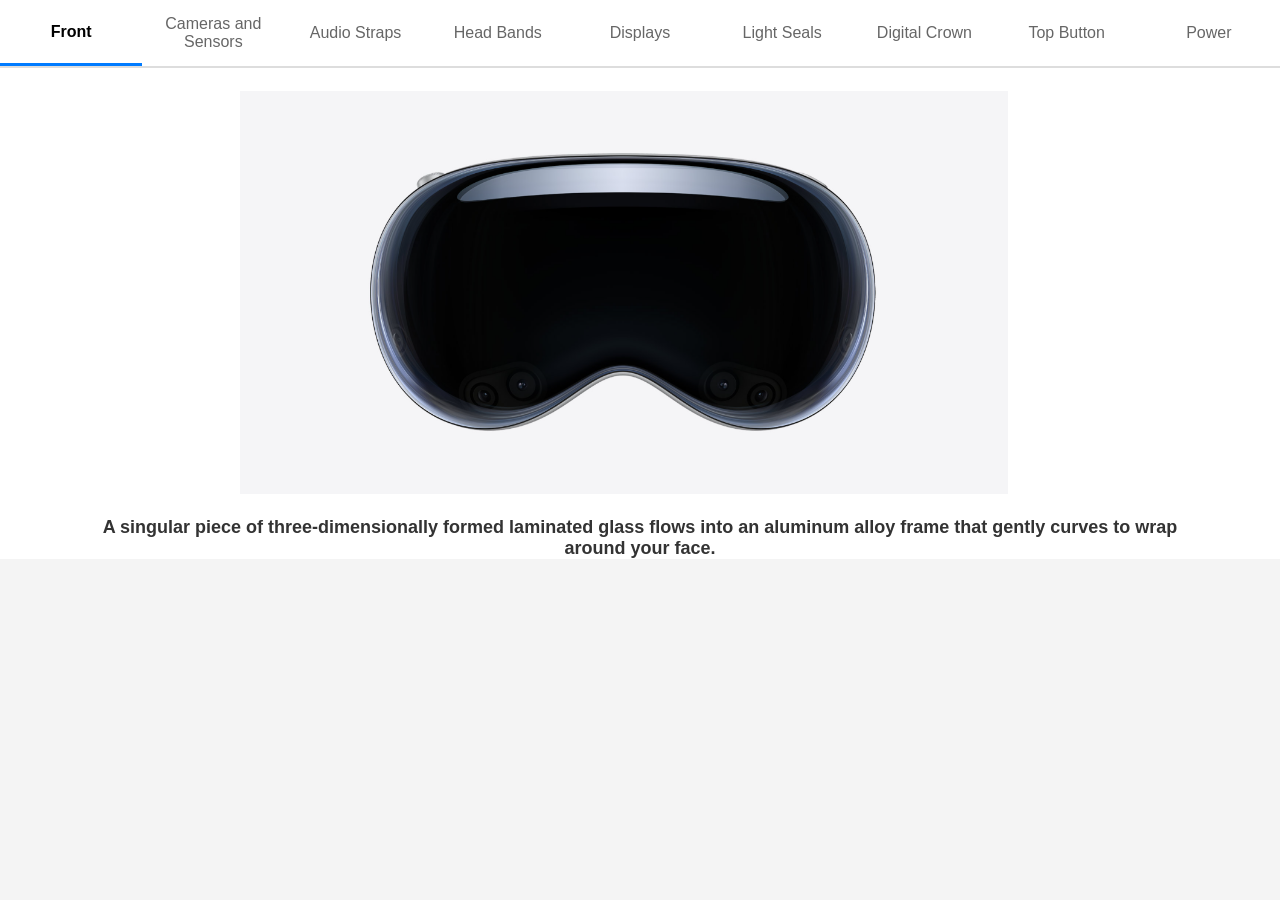
<file: features.html>
<!DOCTYPE html>
<html lang="en">

<head>
  <meta charset="UTF-8">
  <meta name="viewport" content="width=device-width, initial-scale=1.0">
  <title>Features</title>
  <style>
    body {
      font-family: Arial, sans-serif;
      margin: 0;
      padding: 0;
      background-color: #f4f4f4;
    }

    /* Horizontal tabs */
    .tabs {
      display: flex;
      justify-content: space-between;
      background-color: #fff;
      border-bottom: 2px solid #ddd;
      overflow-x: auto;
    }

    .tabs button {
      flex: 1;
      padding: 15px;
      border: none;
      background: none;
      font-size: 16px;
      cursor: pointer;
      text-align: center;
      color: #666;
      transition: color 0.3s, border-bottom 0.3s;
    }

    .tabs button.active {
      color: #000;
      border-bottom: 3px solid #007bff;
      font-weight: bold;
    }

    .tabs button:hover {
      color: #007bff;
    }

    /* Image scroll container */
    .image-scroll {
      display: flex;
      overflow-x: auto;
      align-items: center;
      background-color: #fff;
      padding: 20px 0;
    }

    .image-scroll img {
      width: 60%;
      margin-left: 50px;
      margin-right: 50px;
      border-radius: 10px;
      padding-left: 190px;
      padding-right: 190px;
    }

    .image-scroll::-webkit-scrollbar {
      display: none;
    }

    .image-scroll {
      -ms-overflow-style: none;
      scrollbar-width: none;
    }

    /* Info section */
    .info-section {
      padding-left: 100px;
      padding-right: 100px;
      text-align: center;
      font-size: 18px;
      background-color: #fff;
      font-weight: bold;
    }

    .info-section p {
      margin: 0;
      color: #333;
    }
  </style>
</head>

<body>
  <!-- Tabs -->
  <div class="tabs">
    <button class="active" data-tab="1">Front</button>
    <button data-tab="2">Cameras and Sensors</button>
    <button data-tab="3">Audio Straps</button>
    <button data-tab="4">Head Bands</button>
    <button data-tab="5">Displays</button>
    <button data-tab="6">Light Seals</button>
    <button data-tab="7">Digital Crown</button>
    <button data-tab="8">Top Button</button>
    <button data-tab="9">Power</button>
  </div>

  <!-- Image scroll -->
  <div class="image-scroll">
    <img id="image1" src="VisionFeatures00001.png" alt="Front">
    <img id="image2" src="VisionFeatures00002.png" alt="Cameras and Sensors">
    <img id="image3" src="VisionFeatures00003.png" alt="Audio Straps">
    <img id="image4" src="VisionFeatures00004.png" alt="Head Bands">
    <img id="image5" src="VisionFeatures00005.png" alt="Displays">
    <img id="image6" src="VisionFeatures00006.png" alt="Light Seal">
    <img id="image7" src="VisionFeatures00007.png" alt="Digital Crown">
    <img id="image8" src="VisionFeatures00008.png" alt="Top Button">
    <img id="image9" src="VisionFeatures00009.png" alt="Power">
  </div>

  <div class="info-section">
    <p id="info">A singular piece of three-dimensionally formed laminated glass flows into an aluminum alloy frame that
      gently curves to wrap around your face.</p>
  </div>

  <script>
    const tabs = document.querySelectorAll('.tabs button');
    const info = document.getElementById('info');
    const imageScroll = document.querySelector('.image-scroll');

    // Info content for each tab
    const tabInfo = {
      1: "A singular piece of three-dimensionally formed laminated glass flows into an aluminum alloy frame that gently curves to wrap around your face.",
      2: "An array of advanced cameras and sensors work together to let you see the world clearly, understand your environment, and detect hand input.",
      3: "Speakers are positioned close to your ears, delivering rich Spatial Audio that seamlessly blends with real-world sounds.",
      4: "Two head bands are included. The Solo Knit Band provides cushioning, breathability, and stretch, and a Fit Dial lets you adjust Apple Vision Pro to your head. The Dual Loop Band features a pair of adjustable upper and lower straps for a precise fit.",
      5: "A pair of custom micro‑OLED displays deliver more pixels than a 4K TV to each eye — for stunning clarity.",
      6: "The Light Seal gently conforms to your face, delivering a precise fit while blocking out stray light.",
      7: "Press the Digital Crown to bring up the Home View, and turn it to control your level of immersion while using Environments.",
      8: "Press the top button to take spatial videos and spatial photos in the moment.",
      9: "The external battery supports up to 2 hours of general use and up to 2.5 hours of video playback"
    };

    tabs.forEach((tab, index) => {
      tab.addEventListener('click', () => {

        tabs.forEach(t => t.classList.remove('active'));


        tab.classList.add('active');


        info.textContent = tabInfo[index + 1];

        // Scroll to corresponding image
        const imageToScroll = document.getElementById('image' + (index + 1));
        const containerWidth = imageScroll.offsetWidth;
        const imageCenter = imageToScroll.offsetLeft + imageToScroll.offsetWidth / 2;
        const scrollPosition = imageCenter - containerWidth / 2;

        imageScroll.scrollTo({
          left: scrollPosition,
          behavior: 'smooth'
        });
      });
    });
  </script>

</body>

</html>
</file>
